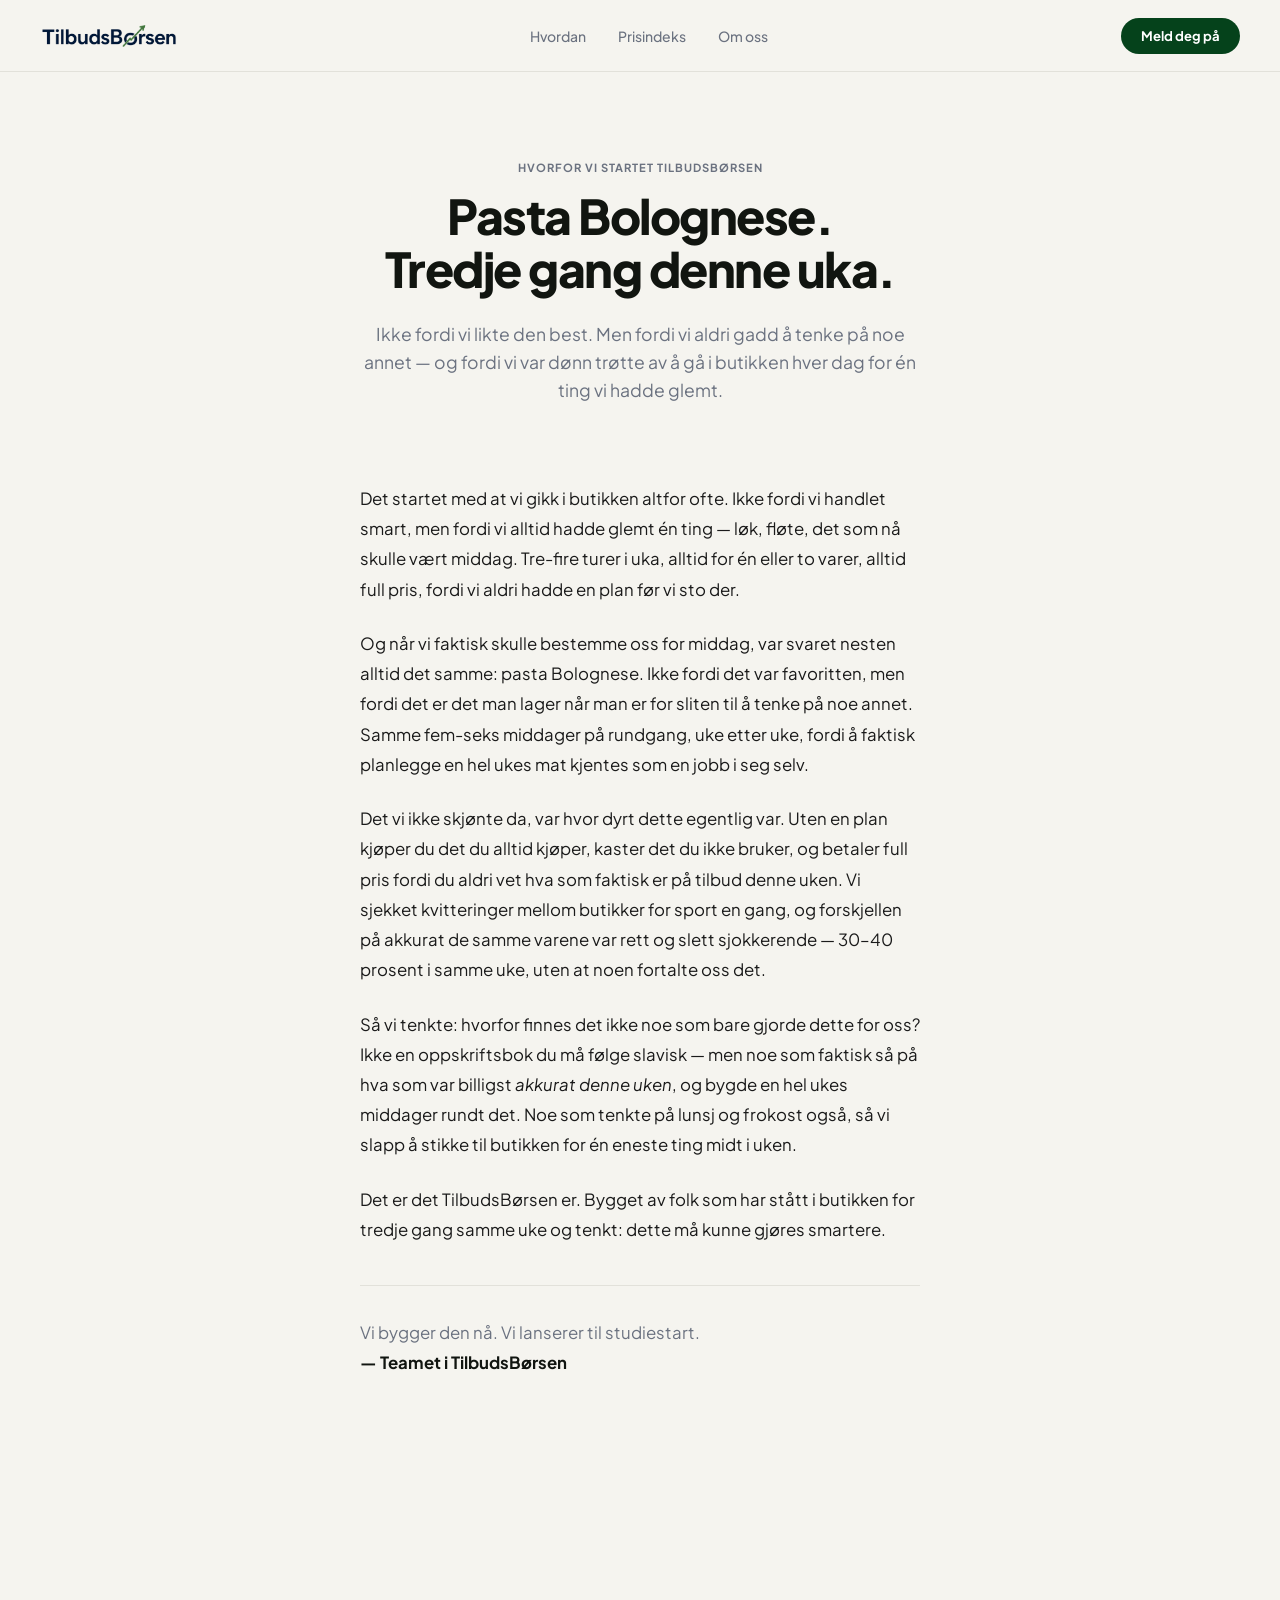
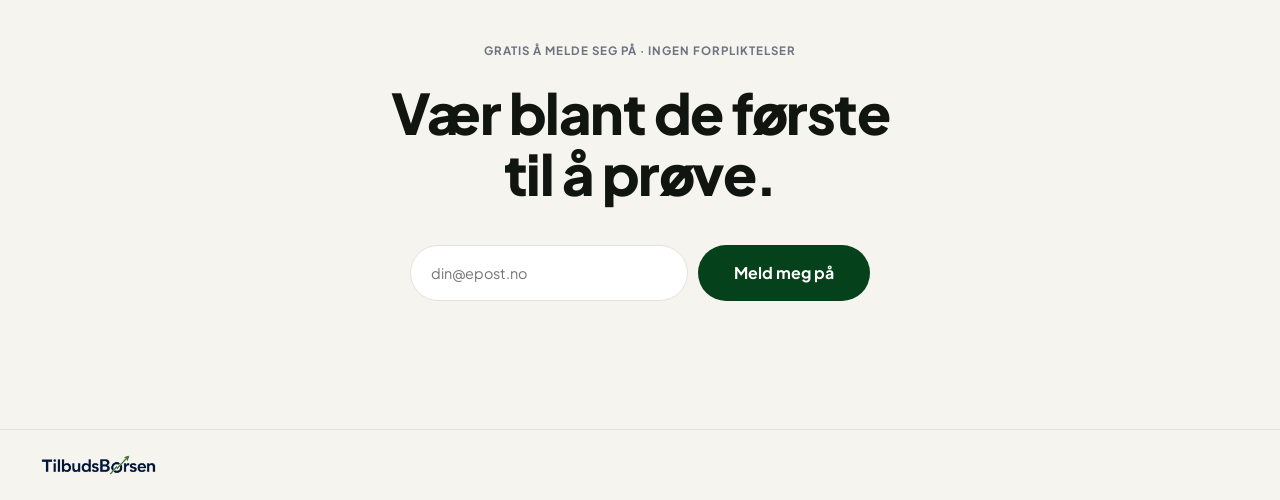
<file: om.html>
<!DOCTYPE html>
<html lang="no">
<head>
  <meta charset="UTF-8" />
  <meta name="viewport" content="width=device-width, initial-scale=1.0" />
  <title>Om oss – TilbudsBørsen</title>
  <meta name="description" content="Hvorfor vi startet TilbudsBørsen — historien om for mange butikkturer, for mye pasta Bolognese, og en idé som ikke ville slippe taket." />
  <link rel="preconnect" href="https://fonts.googleapis.com" />
  <link rel="preconnect" href="https://fonts.gstatic.com" crossorigin />
  <link href="https://fonts.googleapis.com/css2?family=Plus+Jakarta+Sans:wght@400;500;600;700;800&display=swap" rel="stylesheet" />
  <link rel="stylesheet" href="style.css" />
</head>
<body>

  <nav>
    <a href="index.html" class="nav-logo">
      <img src="logo-wordmark.png" alt="TilbudsBørsen" class="nav-logo-img" />
    </a>
    <div class="nav-links">
      <a href="index.html#hvordan">Hvordan</a>
      <a href="index.html#prisindeks">Prisindeks</a>
      <a href="om.html">Om oss</a>
    </div>
    <a href="index.html#meld-pa" class="nav-cta">Meld deg på</a>
  </nav>

  <!-- OM OSS HERO -->
  <section class="about-hero">
    <div class="about-hero-inner">
      <div class="section-label" style="color:var(--muted)">Hvorfor vi startet TilbudsBørsen</div>
      <h1 class="about-h1 fade-up">Pasta Bolognese.<br/>Tredje gang denne uka.</h1>
      <p class="about-lead fade-up fade-up-delay-1">Ikke fordi vi likte den best. Men fordi vi aldri gadd å tenke på noe annet — og fordi vi var dønn trøtte av å gå i butikken hver dag for én ting vi hadde glemt.</p>
    </div>
  </section>

  <!-- STORY -->
  <section class="about-story">
    <div class="about-story-inner">
      <p class="fade-up">Det startet med at vi gikk i butikken altfor ofte. Ikke fordi vi handlet smart, men fordi vi alltid hadde glemt én ting — løk, fløte, det som nå skulle vært middag. Tre-fire turer i uka, alltid for én eller to varer, alltid full pris, fordi vi aldri hadde en plan før vi sto der.</p>

      <p class="fade-up fade-up-delay-1">Og når vi faktisk skulle bestemme oss for middag, var svaret nesten alltid det samme: pasta Bolognese. Ikke fordi det var favoritten, men fordi det er det man lager når man er for sliten til å tenke på noe annet. Samme fem-seks middager på rundgang, uke etter uke, fordi å faktisk planlegge en hel ukes mat kjentes som en jobb i seg selv.</p>

      <p class="fade-up fade-up-delay-2">Det vi ikke skjønte da, var hvor dyrt dette egentlig var. Uten en plan kjøper du det du alltid kjøper, kaster det du ikke bruker, og betaler full pris fordi du aldri vet hva som faktisk er på tilbud denne uken. Vi sjekket kvitteringer mellom butikker for sport en gang, og forskjellen på akkurat de samme varene var rett og slett sjokkerende — 30–40 prosent i samme uke, uten at noen fortalte oss det.</p>

      <p class="fade-up fade-up-delay-3">Så vi tenkte: hvorfor finnes det ikke noe som bare gjorde dette for oss? Ikke en oppskriftsbok du må følge slavisk — men noe som faktisk så på hva som var billigst <em>akkurat denne uken</em>, og bygde en hel ukes middager rundt det. Noe som tenkte på lunsj og frokost også, så vi slapp å stikke til butikken for én eneste ting midt i uken.</p>

      <p class="fade-up">Det er det TilbudsBørsen er. Bygget av folk som har stått i butikken for tredje gang samme uke og tenkt: dette må kunne gjøres smartere.</p>

      <p class="fade-up about-signoff">Vi bygger den nå. Vi lanserer til studiestart.<br/><strong>— Teamet i TilbudsBørsen</strong></p>
    </div>
  </section>

  <!-- CTA -->
  <section class="cta" id="meld-pa">
    <div class="cta-inner">
      <div class="cta-label fade-up">Gratis å melde seg på · Ingen forpliktelser</div>
      <h2 class="fade-up fade-up-delay-1">Vær blant de første<br/>til å prøve.</h2>
      <form class="waitlist-form waitlist-form-cta fade-up fade-up-delay-2" id="waitlistFormCta" action="https://9f4e0dd3.sibforms.com/serve/[base64]" method="POST">
        <input type="email" name="EMAIL" class="waitlist-input" placeholder="din@epost.no" required />
        <input type="text" name="email_address_check" value="" class="input--hidden" style="display:none" />
        <input type="hidden" name="locale" value="en" />
        <input type="hidden" name="html_type" value="simple" />
        <button type="submit" class="btn-primary btn-lg waitlist-btn">Meld meg på</button>
      </form>
    </div>
  </section>

  <footer>
    <a href="index.html" class="footer-logo"><img src="logo-wordmark.png" alt="TilbudsBørsen" class="footer-logo-img" /></a>
  </footer>

  <script src="app.js"></script>

</body>
</html>
</file>
<file: style.css>
:root {
  --lime: #aaee44;
  --forest: #05421b;
  --green: #22c55e;
  --cream: #f5f4ef;
  --dark: #111510;
  --text: #1a1a1a;
  --muted: #6b7280;
  --border: #e2e1da;
}

* { box-sizing: border-box; margin: 0; padding: 0; }
html { scroll-behavior: smooth; }

body {
  font-family: "Plus Jakarta Sans", -apple-system, sans-serif;
  background: var(--cream);
  color: var(--text);
  -webkit-font-smoothing: antialiased;
  overflow-x: hidden;
}

h1, h2, h3 {
  font-family: "Plus Jakarta Sans", sans-serif;
}

/* ── NAV ── */
nav {
  position: fixed;
  top: 0; left: 0; right: 0;
  z-index: 100;
  display: flex;
  align-items: center;
  justify-content: space-between;
  padding: 1.1rem 2.5rem;
  background: rgba(245,244,239,0.9);
  backdrop-filter: blur(14px);
  border-bottom: 1px solid var(--border);
}

.nav-logo {
  text-decoration: none;
  display: flex;
  align-items: center;
}

.nav-logo-img { height: 26px; width: auto; display: block; }

.nav-links {
  display: flex;
  gap: 2rem;
}

.nav-links a {
  font-size: 0.875rem;
  font-weight: 500;
  color: var(--muted);
  text-decoration: none;
  transition: color 0.15s;
}

.nav-links a:hover { color: var(--dark); }

.nav-cta {
  background: var(--forest);
  color: white;
  font-size: 0.82rem;
  font-weight: 700;
  padding: 0.6rem 1.25rem;
  border-radius: 999px;
  text-decoration: none;
  transition: opacity 0.15s;
}

.nav-cta:hover { opacity: 0.8; }

/* ── HERO ── */
.hero {
  min-height: 100vh;
  display: grid;
  grid-template-columns: 1fr 1fr;
  align-items: center;
  gap: 3rem;
  padding: 9rem 2.5rem 5rem;
  max-width: 1200px;
  margin: 0 auto;
}

.hero-label {
  display: inline-block;
  font-size: 0.72rem;
  font-weight: 700;
  text-transform: uppercase;
  letter-spacing: 1px;
  color: var(--forest);
  background: rgba(170,238,68,0.35);
  border: 1.5px solid var(--lime);
  padding: 0.3rem 0.8rem;
  border-radius: 999px;
  margin-bottom: 1.75rem;
}

.hero-content h1 {
  font-size: 4.2rem;
  font-weight: 800;
  line-height: 1.05;
  letter-spacing: -2px;
  color: var(--dark);
  margin-bottom: 1.5rem;
}

.hero-sub {
  font-size: 1rem;
  color: var(--muted);
  line-height: 1.7;
  max-width: 420px;
  margin-bottom: 2rem;
}

.btn-primary {
  display: inline-block;
  background: var(--forest);
  color: white;
  font-size: 0.9rem;
  font-weight: 700;
  padding: 0.85rem 1.75rem;
  border-radius: 999px;
  text-decoration: none;
  border: none;
  cursor: pointer;
  font-family: inherit;
  transition: opacity 0.15s, transform 0.1s;
}

.btn-primary:hover { opacity: 0.85; transform: translateY(-1px); }
.btn-lg { padding: 1.1rem 2.25rem; font-size: 1rem; }

/* ── WAITLIST FORM ── */
.waitlist-form {
  display: flex;
  gap: 0.6rem;
  flex-wrap: wrap;
  max-width: 460px;
  margin-bottom: 0.85rem;
}

.waitlist-input {
  flex: 1;
  min-width: 200px;
  border: 1.5px solid var(--border);
  border-radius: 999px;
  padding: 0.85rem 1.25rem;
  font-size: 0.9rem;
  font-family: inherit;
  background: white;
  color: var(--dark);
  transition: border-color 0.15s, box-shadow 0.15s;
}

.waitlist-input:focus {
  outline: none;
  border-color: var(--forest);
  box-shadow: 0 0 0 3px rgba(28,56,41,0.1);
}

.waitlist-btn {
  white-space: nowrap;
  flex-shrink: 0;
}

.waitlist-note {
  font-size: 0.78rem;
  color: var(--muted);
}

.waitlist-form-cta {
  justify-content: center;
  margin: 0 auto;
}

.waitlist-form.submitted .waitlist-input,
.waitlist-form.submitted .waitlist-btn { display: none; }

.waitlist-success {
  display: none;
  font-size: 0.95rem;
  font-weight: 700;
  color: var(--forest);
  background: rgba(170,238,68,0.35);
  border: 1.5px solid var(--lime);
  padding: 0.85rem 1.25rem;
  border-radius: 999px;
}

.waitlist-form.submitted + .waitlist-success,
.waitlist-form.submitted .waitlist-success { display: inline-block; }

/* Hero visual — week card */
.hero-visual {
  position: relative;
  display: flex;
  justify-content: center;
}

.week-card {
  background: #1c1c1a;
  border-radius: 18px;
  padding: 1.75rem 1.5rem 1.5rem;
  width: 340px;
  box-shadow: 0 24px 60px rgba(0,0,0,0.22);
  position: relative;
}

.week-card::before {
  content: "";
  position: absolute;
  inset: 10px;
  border: 1px solid rgba(255,255,255,0.14);
  border-radius: 10px;
  pointer-events: none;
}

.wc-header {
  display: flex;
  flex-direction: column;
  align-items: center;
  text-align: center;
  margin-bottom: 1.25rem;
  position: relative;
}

.wc-title {
  font-family: "Caveat", cursive;
  font-weight: 700;
  font-size: 2.1rem;
  line-height: 1;
  color: #f5f4ef;
  margin-bottom: 0.4rem;
}

.wc-store-row {
  display: flex;
  align-items: center;
  gap: 0.35rem;
  font-size: 0.68rem;
  color: rgba(245,244,239,0.5);
  font-weight: 600;
  text-transform: uppercase;
  letter-spacing: 0.4px;
}

.wc-store-row img { width: 14px; height: 14px; border-radius: 3px; }

.wc-days { display: flex; flex-direction: column; gap: 0.15rem; position: relative; }

.wc-day {
  display: flex;
  align-items: center;
  gap: 0.75rem;
  padding: 0.6rem 0;
  border-bottom: 1px solid rgba(255,255,255,0.08);
}

.wc-day:last-child { border-bottom: none; }

.wc-dayname {
  font-size: 0.68rem;
  font-weight: 700;
  text-transform: uppercase;
  letter-spacing: 0.5px;
  color: rgba(245,244,239,0.4);
  width: 2rem;
  flex-shrink: 0;
}

.wc-meals { display: flex; flex-direction: column; gap: 0.2rem; flex: 1; }

.wc-meal {
  font-size: 0.8rem;
  font-weight: 600;
  padding: 0.15rem 0.5rem;
  border-radius: 4px;
  width: fit-content;
}

.wc-dinner { background: rgba(170,238,68,0.14); color: #cdf08a; }
.wc-lunch { background: rgba(255,255,255,0.06); color: rgba(245,244,239,0.55); font-weight: 500; font-size: 0.72rem; }

.wc-footer {
  display: flex;
  justify-content: space-between;
  align-items: center;
  padding-top: 1rem;
  margin-top: 0.75rem;
  border-top: 1px solid rgba(255,255,255,0.14);
  font-size: 0.8rem;
  color: rgba(245,244,239,0.5);
  position: relative;
}

.wc-footer strong { color: var(--lime); font-size: 0.95rem; font-weight: 800; }

.floating-tag {
  position: absolute;
  bottom: -1rem;
  left: -1.5rem;
  background: var(--lime);
  color: var(--forest);
  font-size: 0.78rem;
  font-weight: 700;
  padding: 0.6rem 1rem;
  border-radius: 999px;
  display: flex;
  align-items: center;
  gap: 0.5rem;
  box-shadow: 0 8px 20px rgba(170,238,68,0.35);
  white-space: nowrap;
}

.ft-dot {
  width: 7px;
  height: 7px;
  border-radius: 50%;
  background: var(--forest);
  flex-shrink: 0;
  animation: pulse 1.8s ease-in-out infinite;
}

@keyframes pulse {
  0%, 100% { opacity: 1; transform: scale(1); }
  50% { opacity: 0.5; transform: scale(0.75); }
}

/* ── OM OSS ── */
.about-hero {
  max-width: 800px;
  margin: 0 auto;
  padding: 10rem 2.5rem 3rem;
  text-align: center;
}

.about-h1 {
  font-size: 3rem;
  font-weight: 800;
  letter-spacing: -1.5px;
  line-height: 1.1;
  color: var(--dark);
  margin: 1rem 0 1.5rem;
}

.about-lead {
  font-size: 1.1rem;
  color: var(--muted);
  line-height: 1.6;
  max-width: 560px;
  margin: 0 auto;
}

.about-story {
  max-width: 640px;
  margin: 0 auto;
  padding: 2rem 2.5rem 7rem;
}

.about-story p {
  font-size: 1.05rem;
  line-height: 1.8;
  color: var(--text);
  margin-bottom: 1.5rem;
}

.about-signoff {
  margin-top: 2.5rem;
  padding-top: 2rem;
  border-top: 1.5px solid var(--border);
  color: var(--muted) !important;
}

.about-signoff strong { color: var(--dark); }

@media (max-width: 600px) {
  .about-hero { padding: 7rem 1.5rem 2.5rem; }
  .about-h1 { font-size: 2.1rem; }
  .about-story { padding: 1.5rem 1.5rem 5rem; }
}

/* ── TICKER ── */
.ticker-wrap {
  background: var(--forest);
  overflow: hidden;
  padding: 0.85rem 0;
  border-top: 1px solid rgba(255,255,255,0.06);
  border-bottom: 1px solid rgba(255,255,255,0.06);
}

.ticker {
  display: flex;
  gap: 2.5rem;
  white-space: nowrap;
  animation: ticker 28s linear infinite;
  width: max-content;
}

.ticker span {
  font-size: 0.82rem;
  font-weight: 600;
  color: rgba(255,255,255,0.65);
  letter-spacing: 0.2px;
}

.ticker-sep { color: var(--lime) !important; opacity: 1 !important; }

@keyframes ticker {
  from { transform: translateX(0); }
  to   { transform: translateX(-50%); }
}

/* ── BUILDING (Dette bygger vi nå) ── */
.building-section {
  background: var(--forest);
  padding: 6rem 2.5rem;
  text-align: center;
}

.building-inner {
  max-width: 560px;
  margin: 0 auto;
}

.building-inner .section-label { color: var(--lime); }

.building-inner h2 {
  font-size: 2.5rem;
  font-weight: 800;
  letter-spacing: -1.2px;
  color: white;
  line-height: 1.1;
  margin-bottom: 1.25rem;
}

.building-inner p {
  font-size: 0.95rem;
  color: rgba(255,255,255,0.55);
  line-height: 1.7;
}

/* ── BONUS PRICE CHART ── */
.bonus-chart-section {
  padding: 5rem 2.5rem 7rem;
  max-width: 640px;
  margin: 0 auto;
  text-align: center;
}

.bonus-chart-inner h3 {
  font-size: 1.6rem;
  font-weight: 800;
  letter-spacing: -0.6px;
  color: var(--dark);
  margin-bottom: 1.75rem;
}

.bonus-chart-inner .market-chart {
  text-align: left;
}

.market-chart {
  border-radius: 16px;
  overflow: hidden;
  box-shadow: 0 24px 60px rgba(0,0,0,0.13);
}

/* ── PRICE CHART ── */
.price-chart {
  background: #0c1a0f;
  border-radius: 14px;
  overflow: hidden;
  border: 1px solid rgba(255,255,255,0.06);
}

.pch-header {
  display: flex;
  align-items: center;
  justify-content: space-between;
  padding: 0.85rem 1.1rem 0.75rem;
  border-bottom: 1px solid rgba(255,255,255,0.06);
}

.pch-title {
  display: flex;
  align-items: center;
  gap: 0.5rem;
  font-size: 0.82rem;
  font-weight: 700;
  color: rgba(255,255,255,0.85);
}

.live-dot {
  width: 7px;
  height: 7px;
  border-radius: 50%;
  background: #4ade80;
  flex-shrink: 0;
  animation: livePulse 1.6s ease-in-out infinite;
}

@keyframes livePulse {
  0%, 100% { opacity: 1; box-shadow: 0 0 0 0 rgba(74,222,128,0.5); }
  50%       { opacity: 0.7; box-shadow: 0 0 0 5px rgba(74,222,128,0); }
}

.pch-meta {
  font-size: 0.68rem;
  color: rgba(255,255,255,0.28);
  font-weight: 500;
}

.pch-rows { overflow: visible; }
.pch-rows::-webkit-scrollbar { width: 4px; }
.pch-rows::-webkit-scrollbar-thumb { background: rgba(255,255,255,0.1); border-radius: 2px; }

.pch-row {
  display: flex;
  align-items: center;
  gap: 0.6rem;
  padding: 0.5rem 1.1rem;
  border-bottom: 1px solid rgba(255,255,255,0.035);
  transition: background 0.1s;
}

.pch-row:hover { background: rgba(255,255,255,0.03); }
.pch-row:last-child { border-bottom: none; }

.pch-info { flex: 1; min-width: 0; display: flex; flex-direction: column; gap: 0.1rem; }

.pch-name {
  font-size: 0.8rem;
  font-weight: 600;
  color: rgba(255,255,255,0.82);
  white-space: nowrap;
  overflow: hidden;
  text-overflow: ellipsis;
}

.pch-cat {
  font-size: 0.6rem;
  font-weight: 700;
  text-transform: uppercase;
  letter-spacing: 0.5px;
  color: rgba(255,255,255,0.22);
}

.pch-spark { flex-shrink: 0; }

.pch-nums {
  flex-shrink: 0;
  display: flex;
  flex-direction: column;
  align-items: flex-end;
  gap: 0.2rem;
}

.pch-price {
  font-size: 0.88rem;
  font-weight: 700;
  color: rgba(255,255,255,0.9);
  letter-spacing: -0.3px;
  font-variant-numeric: tabular-nums;
}

.pch-badge {
  font-size: 0.62rem;
  font-weight: 800;
  padding: 0.1rem 0.38rem;
  border-radius: 4px;
}

.badge-good { background: rgba(74,222,128,0.15); color: #4ade80; }
.badge-bad  { background: rgba(248,113,113,0.15); color: #f87171; }

@media (max-width: 900px) {
  .building-inner h2 { font-size: 1.9rem; }
  .building-section { padding: 5rem 1.5rem; }
}

/* ── BENEFITS ── */
.benefits {
  padding: 4rem 2.5rem 7rem;
  max-width: 1100px;
  margin: 0 auto;
}

.benefits-heading {
  font-size: 2.25rem;
  font-weight: 800;
  letter-spacing: -1px;
  color: var(--dark);
  margin-bottom: 3rem;
}

.benefits-inner {
  display: grid;
  grid-template-columns: repeat(3, 1fr);
  gap: 3rem;
}

.benefit { border-top: 2px solid var(--border); padding-top: 2rem; }

.benefit-num {
  font-family: "Plus Jakarta Sans", sans-serif;
  font-size: 0.72rem;
  font-weight: 800;
  color: var(--muted);
  letter-spacing: 0.5px;
  margin-bottom: 1rem;
}

.benefit h3 {
  font-size: 1.3rem;
  font-weight: 800;
  color: var(--dark);
  letter-spacing: -0.4px;
  margin-bottom: 0.75rem;
  line-height: 1.2;
}

.benefit p {
  font-size: 0.9rem;
  color: var(--muted);
  line-height: 1.7;
}

/* ── HOW (lys bakgrunn) ── */
.how {
  background: var(--cream);
  padding: 7rem 2.5rem;
}

.how-inner {
  max-width: 1100px;
  margin: 0 auto;
  display: grid;
  grid-template-columns: 1fr 1.5fr;
  gap: 5rem;
  align-items: start;
}

.section-label {
  font-size: 0.7rem;
  font-weight: 700;
  text-transform: uppercase;
  letter-spacing: 1px;
  color: var(--lime);
  margin-bottom: 1rem;
}

.how .section-label { color: var(--muted); }

.how-text h2 {
  font-size: 2.75rem;
  font-weight: 800;
  letter-spacing: -1.2px;
  color: var(--dark);
  line-height: 1.1;
  margin-bottom: 1.25rem;
}

.how-text p {
  font-size: 0.9rem;
  color: var(--muted);
  line-height: 1.7;
}

.how-steps { display: flex; flex-direction: column; gap: 0; }

.how-step {
  display: flex;
  gap: 1.5rem;
  align-items: flex-start;
  padding: 1.75rem 0;
  border-bottom: 1px solid var(--border);
}

.how-step:last-child { border-bottom: none; }

.how-step-num {
  width: 2rem;
  height: 2rem;
  border-radius: 50%;
  background: var(--lime);
  color: var(--forest);
  font-size: 0.8rem;
  font-weight: 800;
  font-family: "Plus Jakarta Sans", sans-serif;
  display: flex;
  align-items: center;
  justify-content: center;
  flex-shrink: 0;
}

.how-step h3 {
  font-size: 1rem;
  font-weight: 700;
  color: var(--dark);
  margin-bottom: 0.35rem;
}

.how-step p {
  font-size: 0.875rem;
  color: var(--muted);
  line-height: 1.65;
}

/* ── CTA ── */
.cta {
  padding: 8rem 2.5rem;
  text-align: center;
  background: var(--cream);
}

.cta-label {
  font-size: 0.72rem;
  font-weight: 700;
  text-transform: uppercase;
  letter-spacing: 1px;
  color: var(--muted);
  margin-bottom: 1.5rem;
}

.cta h2 {
  font-size: 3.5rem;
  font-weight: 800;
  letter-spacing: -1.5px;
  color: var(--dark);
  line-height: 1.1;
  margin-bottom: 2.5rem;
}

/* ── FOOTER ── */
footer {
  display: flex;
  justify-content: space-between;
  align-items: center;
  padding: 1.5rem 2.5rem;
  border-top: 1px solid var(--border);
  font-size: 0.82rem;
  color: var(--muted);
}

.footer-logo {
  display: inline-flex;
  align-items: center;
  text-decoration: none;
}

.footer-logo-img {
  height: 22px;
  width: auto;
  display: block;
}

footer a { color: var(--green); text-decoration: none; }

/* ── ANIMASJONER ── */
.fade-up {
  opacity: 0;
  transform: translateY(24px);
  transition: opacity 0.6s ease, transform 0.6s ease;
}

.fade-up.visible { opacity: 1; transform: translateY(0); }
.fade-up-delay-1 { transition-delay: 0.1s; }
.fade-up-delay-2 { transition-delay: 0.2s; }
.fade-up-delay-3 { transition-delay: 0.3s; }

.hero-content h1 { animation: fadeUp 0.7s ease both; }
.hero-label { animation: fadeUp 0.6s ease both; }
.hero-sub { animation: fadeUp 0.7s 0.1s ease both; }
.waitlist-form { animation: fadeUp 0.7s 0.2s ease both; }
.waitlist-note { animation: fadeUp 0.7s 0.25s ease both; }
.week-card { animation: fadeUp 0.8s 0.15s ease both; }
.floating-tag { animation: fadeUp 0.8s 0.35s ease both; }

@keyframes fadeUp {
  from { opacity: 0; transform: translateY(20px); }
  to   { opacity: 1; transform: translateY(0); }
}

/* ── RESPONSIVE ── */
@media (max-width: 900px) {
  .hero {
    grid-template-columns: 1fr;
    min-height: auto;
    padding: 7rem 1.5rem 4rem;
    gap: 3rem;
  }
  .hero-content h1 { font-size: 2.8rem; }
  .week-card { width: 100%; max-width: 340px; margin: 0 auto; }
  .floating-tag { left: 0; }
  .benefits-inner { grid-template-columns: 1fr; gap: 2rem; }
  .how-inner { grid-template-columns: 1fr; gap: 3rem; }
  .cta h2 { font-size: 2.2rem; }
  nav { padding: 1rem 1.25rem; }
  .nav-links { display: none; }
  footer { padding: 1.25rem 1.5rem; }
  .waitlist-form { flex-direction: column; }
  .waitlist-form-cta { max-width: 100%; }
}
</file>
